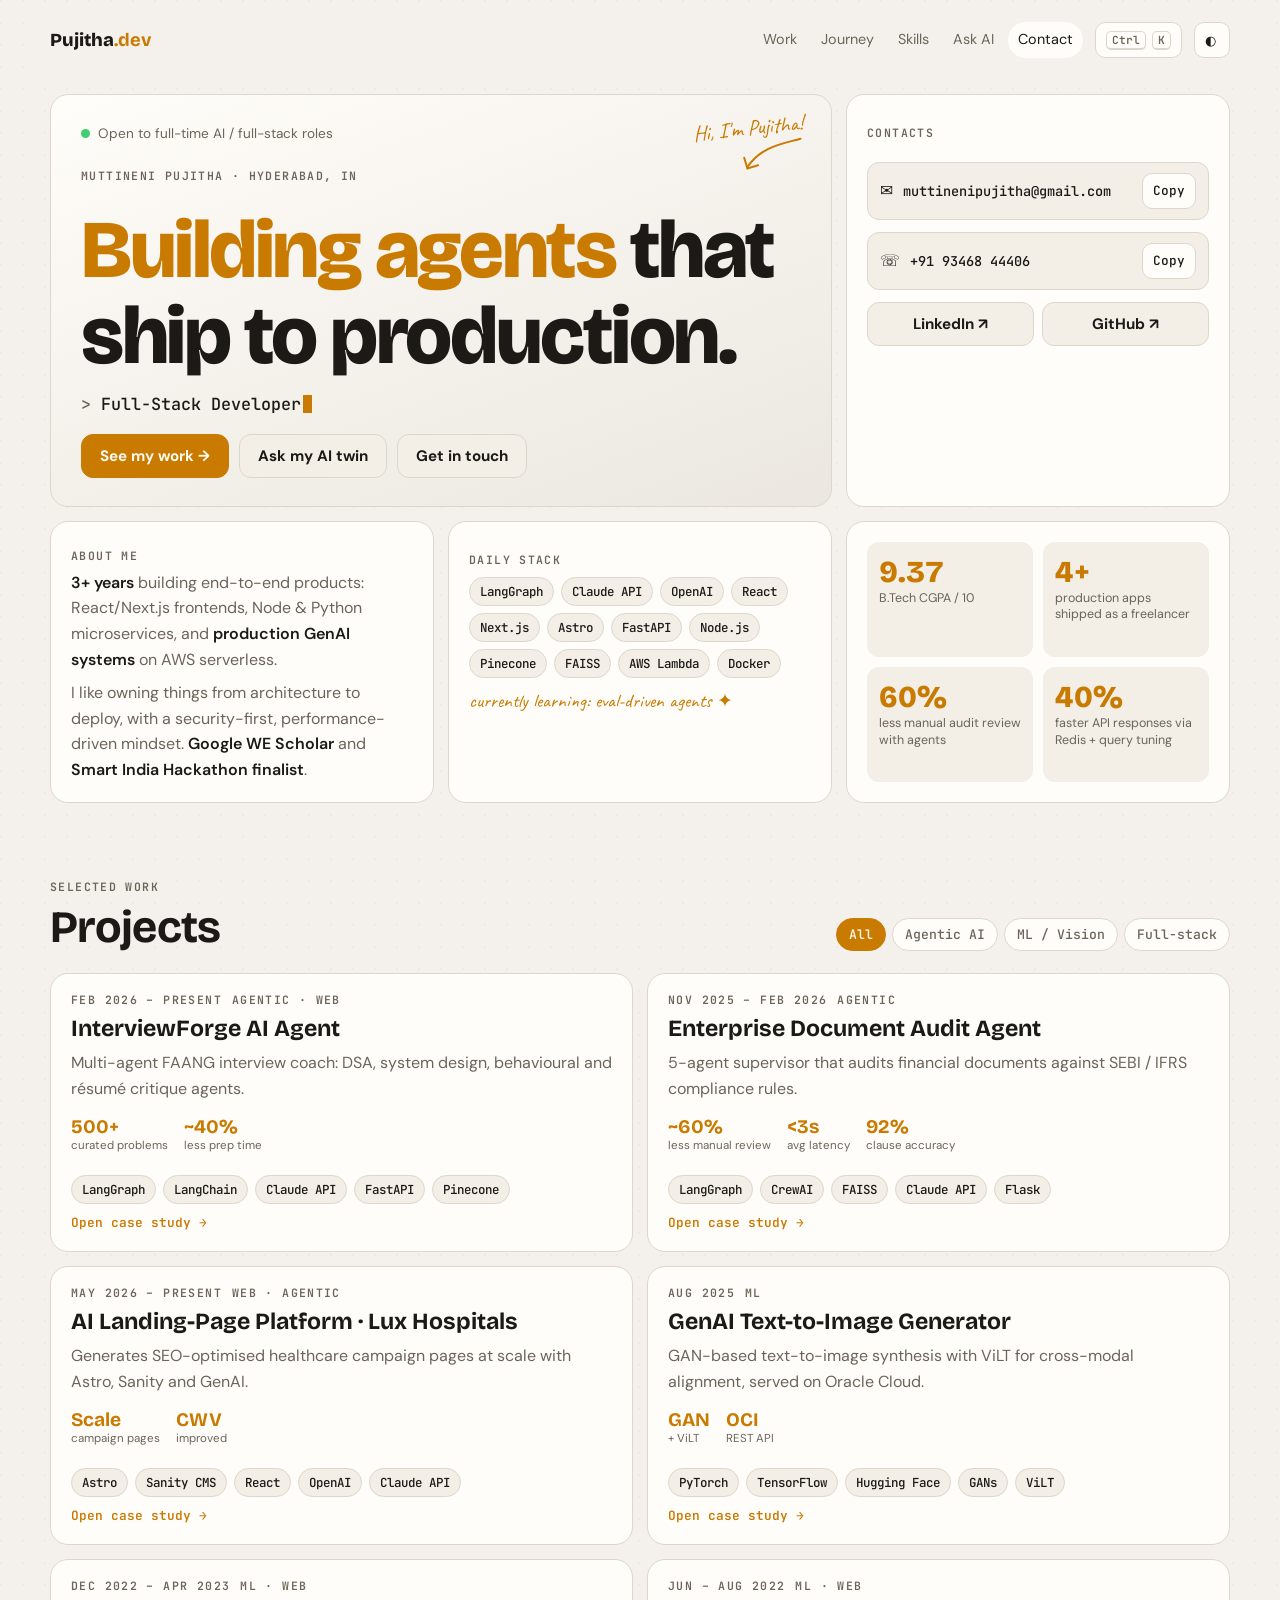
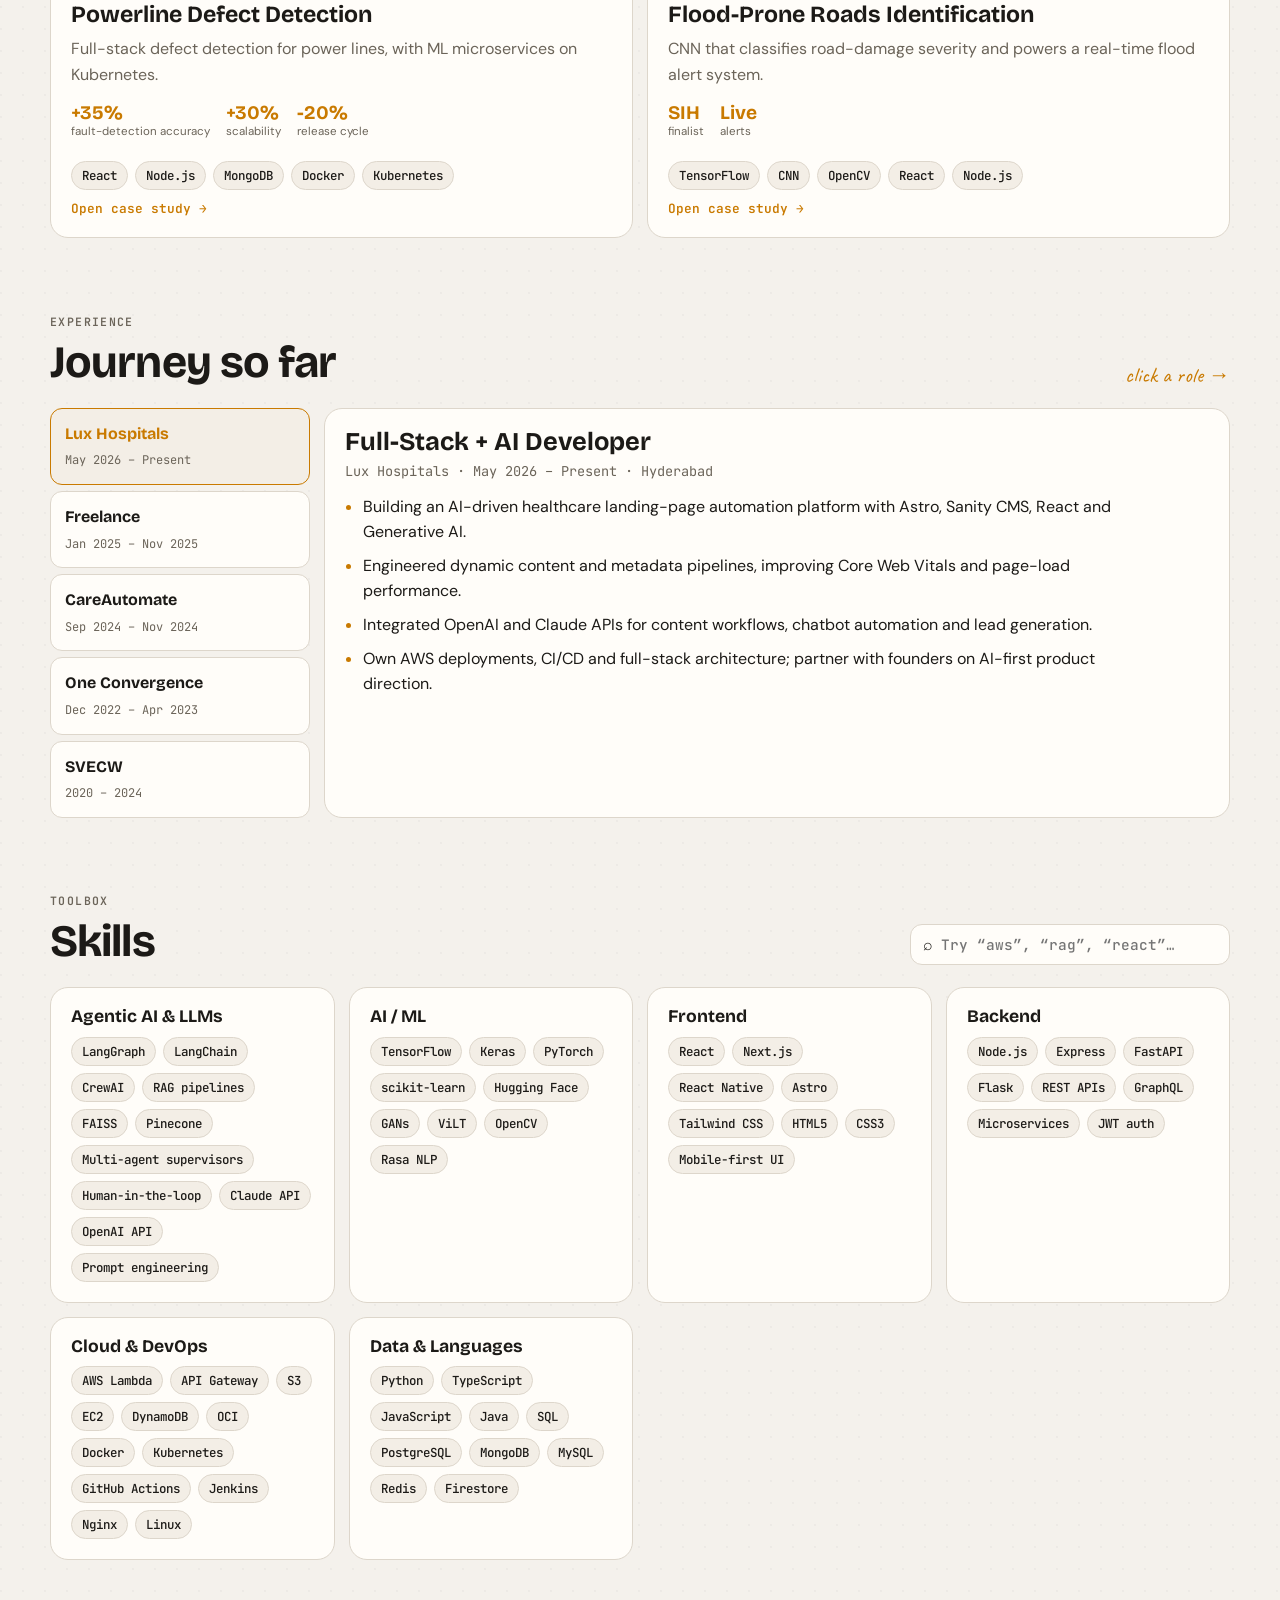
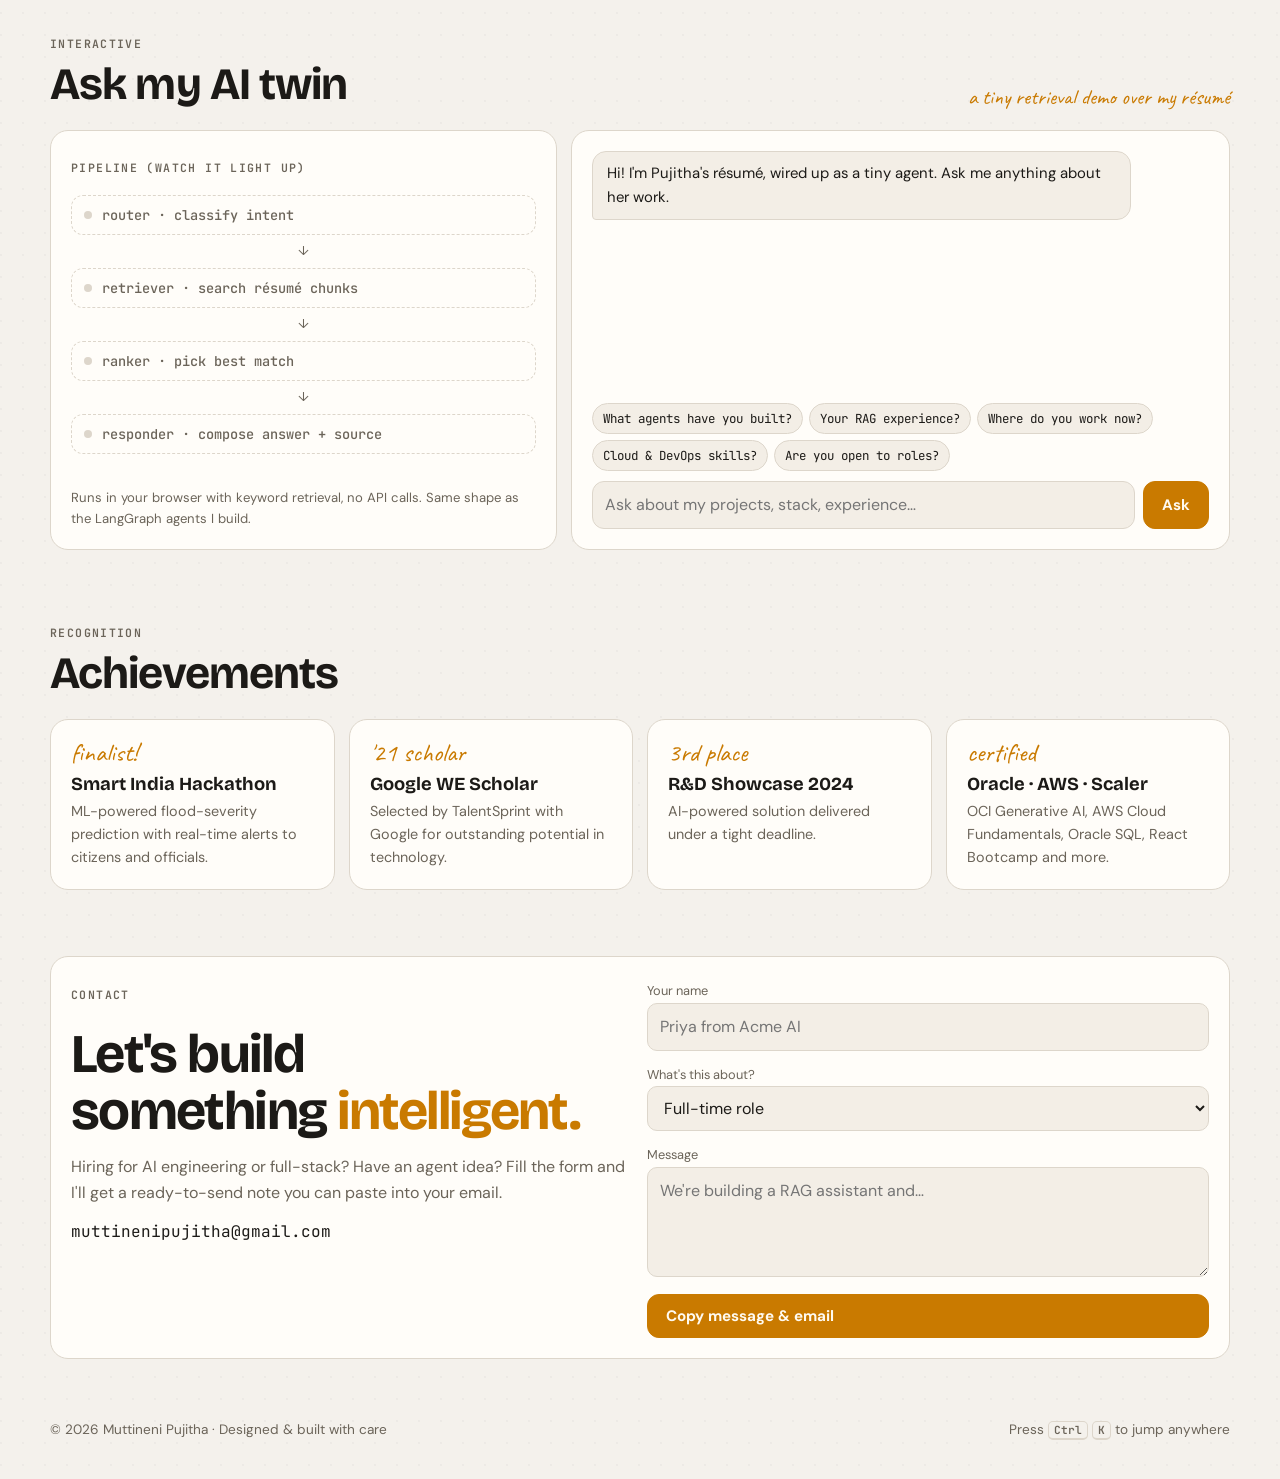
<file: index.html>
<!doctype html>
<html lang="en">
<head>
<meta charset="utf-8">
<meta name="viewport" content="width=device-width,initial-scale=1,viewport-fit=cover">
<title>Pujitha.dev</title>
<meta name="description" content="Muttineni Pujitha: full-stack developer and AI/ML engineer building multi-agent LLM systems, RAG pipelines and production web apps.">
<meta property="og:title" content="Pujitha.dev | Full-Stack & AI/ML Engineer">
<meta property="og:description" content="Multi-agent LLM systems, RAG pipelines and production web apps.">
<meta property="og:type" content="website">
<meta name="theme-color" content="#121110">
<link rel="icon" href="/favicon.svg" type="image/svg+xml">
<script>try{var t=localStorage.getItem('pj-theme');if(t)document.documentElement.dataset.theme=t}catch(e){}</script>
<link rel="preconnect" href="https://fonts.googleapis.com">
<link rel="stylesheet" href="https://fonts.googleapis.com/css2?family=Bricolage+Grotesque:opsz,wght@12..96,500;12..96,700;12..96,800&family=DM+Sans:opsz,wght@9..40,400;9..40,500;9..40,700&family=Caveat:wght@600&family=JetBrains+Mono:wght@400;600&display=swap">
<style>
/* Layout: bento-grid hero (dark, amber accent, hand-written annotations) → projects → journey → skills → AI agent → contact */
:root{
  --bg:#121110; --bg2:#1a1917; --card:#1f1e1b; --card2:#272522; --line:#34312c;
  --fg:#f3efe8; --muted:#a59f94; --accent:#f5a524; --accent-ink:#1a1206; --accent2:#7cc4b0;
  --grain:.06;
  --f-display:"Bricolage Grotesque", "Segoe UI", system-ui, sans-serif;
  --f-body:"DM Sans", system-ui, -apple-system, sans-serif;
  --f-hand:"Caveat", "Comic Sans MS", cursive;
  --f-mono:"JetBrains Mono", ui-monospace, Menlo, monospace;
  --r:18px;
  color-scheme:dark;
}
@media (prefers-color-scheme: light){:root:not([data-theme="dark"]){
  --bg:#f4f1ec; --bg2:#ebe7e0; --card:#fffdf9; --card2:#f3eee6; --line:#ddd6cb;
  --fg:#1c1a17; --muted:#6b6459; --accent:#c97a00; --accent-ink:#fffaf0; --accent2:#2f7d69; --grain:.03; color-scheme:light}}
:root[data-theme="light"]{
  --bg:#f4f1ec; --bg2:#ebe7e0; --card:#fffdf9; --card2:#f3eee6; --line:#ddd6cb;
  --fg:#1c1a17; --muted:#6b6459; --accent:#c97a00; --accent-ink:#fffaf0; --accent2:#2f7d69; --grain:.03; color-scheme:light}

*{box-sizing:border-box}
html{scroll-behavior:smooth}
body{background:var(--bg);color:var(--fg);font:16px/1.6 var(--f-body);
  padding-left:max(16px,env(safe-area-inset-left,0px));padding-right:max(16px,env(safe-area-inset-right,0px));
  background-image:radial-gradient(circle at 1px 1px, color-mix(in srgb,var(--fg) calc(var(--grain)*100%),transparent) 1px, transparent 0);
  background-size:22px 22px; overflow-x:hidden}
body::before{content:"";position:fixed;inset:0 0 auto;height:env(safe-area-inset-top,0px);z-index:10;background:var(--bg)}
a{color:inherit}
:focus-visible{outline:2px solid var(--accent);outline-offset:3px;border-radius:6px}
.wrap{max-width:1180px;margin:0 auto}
h1,h2,h3{font-family:var(--f-display);text-wrap:balance;margin:0;line-height:1.05}
.hand{font-family:var(--f-hand);color:var(--accent);font-size:1.35rem;line-height:1}
.mono{font-family:var(--f-mono)}
.label{font:600 .72rem/1 var(--f-mono);letter-spacing:.12em;text-transform:uppercase;color:var(--muted)}

/* nav */
nav.top{position:sticky;top:env(safe-area-inset-top,0px);z-index:20;padding-block:14px;
  background:color-mix(in srgb,var(--bg) 82%,transparent);backdrop-filter:blur(10px)}
nav.top .wrap{display:flex;align-items:center;gap:12px}
.brand{font:800 1.15rem var(--f-display);text-decoration:none;margin-right:auto}
.brand b{color:var(--accent)}
.navlinks{display:flex;gap:4px}
.navlinks a{font-size:.9rem;text-decoration:none;color:var(--muted);padding:6px 10px;border-radius:99px}
.navlinks a:hover,.navlinks a.on{color:var(--fg);background:var(--card)}
.iconbtn{border:1px solid var(--line);background:var(--card);color:var(--fg);height:36px;min-width:36px;padding:0 10px;border-radius:10px;cursor:pointer;font:500 .8rem var(--f-mono);display:inline-flex;align-items:center;gap:6px}
.iconbtn:hover{border-color:var(--accent)}
kbd{font:600 .7rem var(--f-mono);border:1px solid var(--line);border-bottom-width:2px;border-radius:5px;padding:1px 5px;color:var(--muted)}
@media (max-width:820px){.navlinks{display:none}}

/* bento */
.bento{display:grid;gap:14px;grid-template-columns:repeat(12,1fr);padding-block:22px 10px}
.card{position:relative;background:var(--card);border:1px solid var(--line);border-radius:var(--r);padding:20px;min-width:0;overflow:hidden;isolation:isolate}
.card::after{content:"";position:absolute;inset:0;z-index:-1;opacity:0;transition:opacity .3s;
  background:radial-gradient(260px circle at var(--mx,50%) var(--my,50%),color-mix(in srgb,var(--accent) 16%,transparent),transparent 70%)}
.card:hover::after{opacity:1}
.hero{grid-column:span 8;padding:28px 30px;display:flex;flex-direction:column;gap:14px;background:linear-gradient(160deg,var(--card),var(--bg2))}
.hero h1{font-size:clamp(2.6rem,6.4vw,5.2rem);font-weight:800;letter-spacing:-.03em;color:var(--accent)}
.hero h1 span{color:var(--fg)}
.role{font:500 1.05rem var(--f-mono);color:var(--muted);min-height:1.6em}
.role .typed{color:var(--fg)}
.caret{display:inline-block;width:.55em;height:1.1em;background:var(--accent);vertical-align:-3px;margin-left:2px;animation:blink 1s steps(1) infinite}
@keyframes blink{50%{opacity:0}}
.status{display:inline-flex;align-items:center;gap:8px;font-size:.85rem;color:var(--muted)}
.dot{width:9px;height:9px;border-radius:50%;background:#3ecf6e;box-shadow:0 0 0 0 #3ecf6e88;animation:pulse 2s infinite}
@keyframes pulse{70%{box-shadow:0 0 0 9px transparent}}
.annot{position:absolute;right:26px;top:22px;transform:rotate(-6deg);text-align:right}
.annot svg{display:block;margin:2px 0 0 auto}
.ctas{display:flex;gap:10px;flex-wrap:wrap;margin-top:auto}
.btn{display:inline-flex;align-items:center;gap:8px;padding:11px 18px;border-radius:12px;font:700 .95rem var(--f-body);text-decoration:none;cursor:pointer;border:1px solid var(--line);background:var(--card2);color:var(--fg);transition:transform .15s}
.btn:hover{transform:translateY(-2px)}
.btn.primary{background:var(--accent);color:var(--accent-ink);border-color:var(--accent)}

.contacts{grid-column:span 4;display:flex;flex-direction:column;gap:12px}
.contact-row{display:flex;align-items:center;gap:10px;padding:10px 12px;border:1px solid var(--line);border-radius:12px;background:var(--card2);min-width:0}
.contact-row .v{font:500 .85rem var(--f-mono);overflow:hidden;text-overflow:ellipsis;white-space:nowrap;flex:1;min-width:0}
.contact-row button{flex:none}

.about{grid-column:span 4}
.about p{margin:.5rem 0 0;color:var(--muted)}
.about p b{color:var(--fg);font-weight:600}
.stack{grid-column:span 4}
.chips{display:flex;flex-wrap:wrap;gap:7px;margin-top:12px}
.chip{font:500 .78rem var(--f-mono);padding:5px 10px;border-radius:99px;border:1px solid var(--line);background:var(--card2);color:var(--fg);cursor:default;transition:all .2s}
.chip:hover{border-color:var(--accent);color:var(--accent)}
.stats{grid-column:span 4;display:grid;grid-template-columns:1fr 1fr;gap:10px}
.stat{background:var(--card2);border-radius:12px;padding:12px}
.stat .n{font:800 1.9rem var(--f-display);color:var(--accent);font-variant-numeric:tabular-nums}
.stat .k{font-size:.78rem;color:var(--muted);line-height:1.3}
@media (max-width:980px){.hero,.contacts{grid-column:span 12}.about,.stack,.stats{grid-column:span 6}.stats{grid-column:span 12}}
@media (max-width:640px){.about,.stack{grid-column:span 12}.annot{display:none}.hero{padding:22px}}

/* sections */
section{padding-block:56px 10px;scroll-margin-top:70px}
.sec-head{display:flex;align-items:end;justify-content:space-between;gap:16px;flex-wrap:wrap;margin-bottom:22px}
.sec-head h2{font-size:clamp(1.9rem,4vw,2.8rem);letter-spacing:-.02em}
.filters{display:flex;gap:6px;flex-wrap:wrap}
.filters button{font:500 .82rem var(--f-mono);padding:7px 12px;border-radius:99px;border:1px solid var(--line);background:var(--card);color:var(--muted);cursor:pointer}
.filters button[aria-pressed="true"]{background:var(--accent);color:var(--accent-ink);border-color:var(--accent)}

.projects{display:grid;grid-template-columns:repeat(2,1fr);gap:14px}
@media (max-width:760px){.projects{grid-template-columns:1fr}}
.proj{cursor:pointer;display:flex;flex-direction:column;gap:10px;transition:transform .2s,border-color .2s;text-align:left;font:inherit;color:inherit}
.proj:hover{transform:translateY(-3px);border-color:color-mix(in srgb,var(--accent) 50%,var(--line))}
.proj .meta{display:flex;justify-content:space-between;gap:10px}
.proj h3{font-size:1.45rem}
.proj p{margin:0;color:var(--muted)}
.proj .impact{display:flex;gap:16px;flex-wrap:wrap;margin-top:4px}
.proj .impact div{font:700 1.2rem var(--f-display);color:var(--accent)}
.proj .impact small{display:block;font:400 .72rem var(--f-body);color:var(--muted)}
.proj .more{font:600 .8rem var(--f-mono);color:var(--accent);margin-top:auto}
.proj[hidden]{display:none!important}

/* timeline */
.journey{display:grid;grid-template-columns:260px 1fr;gap:14px}
@media (max-width:760px){.journey{grid-template-columns:1fr}}
.tabs{display:flex;flex-direction:column;gap:6px}
@media (max-width:760px){.tabs{flex-direction:row;overflow-x:auto;padding-bottom:4px}}
.tab{text-align:left;padding:12px 14px;border-radius:12px;border:1px solid var(--line);background:var(--card);color:var(--muted);cursor:pointer;font:inherit;flex:none}
.tab b{display:block;color:var(--fg);font-family:var(--f-display);font-size:1rem}
.tab small{font:.75rem var(--f-mono)}
.tab[aria-selected="true"]{border-color:var(--accent);background:var(--card2)}
.tab[aria-selected="true"] b{color:var(--accent)}
.panel h3{font-size:1.6rem}
.panel .sub{font:.85rem var(--f-mono);color:var(--muted);margin:6px 0 14px}
.panel ul{margin:0;padding-left:1.1rem;display:grid;gap:8px}
.panel li{max-width:72ch}
.panel li::marker{color:var(--accent)}

/* skills */
.skillgrid{display:grid;grid-template-columns:repeat(auto-fit,minmax(240px,1fr));gap:14px}
.skill h3{font-size:1.1rem;margin-bottom:10px}
.skill .chips{margin-top:0}
.skill .chip.hit{background:var(--accent);color:var(--accent-ink);border-color:var(--accent)}
.skill-search{display:flex;gap:8px;align-items:center;background:var(--card);border:1px solid var(--line);border-radius:12px;padding:0 12px;min-width:min(320px,100%)}
.skill-search input{flex:1;min-width:0;background:none;border:0;color:var(--fg);font:500 .9rem var(--f-mono);padding:10px 0;outline:none}

/* agent chat */
.agent{display:grid;grid-template-columns:1fr 1.3fr;gap:14px}
@media (max-width:860px){.agent{grid-template-columns:1fr}}
.graph{display:flex;flex-direction:column;gap:10px}
.node{display:flex;align-items:center;gap:10px;padding:10px 12px;border:1px dashed var(--line);border-radius:12px;font:500 .85rem var(--f-mono);transition:all .3s;color:var(--muted)}
.node.live{border-style:solid;border-color:var(--accent);color:var(--fg);background:color-mix(in srgb,var(--accent) 10%,transparent)}
.node i{width:8px;height:8px;border-radius:50%;background:var(--line);flex:none}
.node.live i{background:var(--accent)}
.arrow{text-align:center;color:var(--muted);font-size:.8rem;line-height:1}
.chat{display:flex;flex-direction:column;gap:10px;min-height:420px}
.log{flex:1;overflow-y:auto;display:flex;flex-direction:column;gap:10px;max-height:340px;padding-right:4px}
.msg{max-width:88%;padding:10px 14px;border-radius:14px;font-size:.93rem;white-space:pre-line}
.msg.bot{background:var(--card2);border:1px solid var(--line);align-self:flex-start;border-bottom-left-radius:4px}
.msg.me{background:var(--accent);color:var(--accent-ink);align-self:flex-end;border-bottom-right-radius:4px}
.msg .src{display:block;font:.7rem var(--f-mono);color:var(--muted);margin-top:6px}
.suggest{display:flex;gap:6px;flex-wrap:wrap}
.suggest button{font:.78rem var(--f-mono);padding:6px 10px;border-radius:99px;border:1px solid var(--line);background:var(--card2);color:var(--fg);cursor:pointer}
.suggest button:hover{border-color:var(--accent)}
.ask{display:flex;gap:8px}
.ask input{flex:1;min-width:0;background:var(--card2);border:1px solid var(--line);border-radius:12px;color:var(--fg);font:inherit;padding:10px 12px}

/* awards + contact */
.awards{display:grid;grid-template-columns:repeat(auto-fit,minmax(220px,1fr));gap:14px}
.award .hand{font-size:1.6rem}
.award h3{font-size:1.15rem;margin:6px 0}
.award p{margin:0;color:var(--muted);font-size:.9rem}
.contactbox{display:grid;grid-template-columns:1fr 1fr;gap:14px}
@media (max-width:760px){.contactbox{grid-template-columns:1fr}}
.contactbox h2{font-size:clamp(2rem,5vw,3.4rem);letter-spacing:-.03em}
.contactbox h2 em{font-style:normal;color:var(--accent)}
form{display:grid;gap:10px}
form label{font-size:.8rem;color:var(--muted)}
form input,form textarea,form select{width:100%;background:var(--card2);border:1px solid var(--line);border-radius:10px;color:var(--fg);font:inherit;padding:10px 12px}
form textarea{min-height:110px;resize:vertical}
.toast{position:fixed;left:50%;bottom:calc(20px + env(safe-area-inset-bottom,0px));transform:translate(-50%,30px);opacity:0;background:var(--fg);color:var(--bg);padding:10px 16px;border-radius:10px;font:600 .88rem var(--f-body);transition:all .3s;z-index:60;pointer-events:none}
.toast.show{opacity:1;transform:translate(-50%,0)}
footer{padding-block:50px 30px;color:var(--muted);font-size:.85rem;display:flex;justify-content:space-between;gap:10px;flex-wrap:wrap}

/* modal + palette */
dialog{border:1px solid var(--line);background:var(--card);color:var(--fg);border-radius:20px;padding:0;width:min(720px,calc(100vw - 32px));max-height:85vh}
dialog::backdrop{background:#000a;backdrop-filter:blur(4px)}
.dlg{padding:26px;display:grid;gap:14px}
.dlg h3{font-size:1.9rem}
.dlg .x{position:absolute;right:14px;top:14px}
.flow{display:flex;flex-wrap:wrap;gap:6px;align-items:center;font:.78rem var(--f-mono)}
.flow span{padding:6px 10px;border-radius:8px;background:var(--card2);border:1px solid var(--line)}
.flow em{color:var(--accent);font-style:normal}
.palette input{width:100%;background:none;border:0;border-bottom:1px solid var(--line);color:var(--fg);font:500 1rem var(--f-body);padding:18px 20px;outline:none}
.palette ul{list-style:none;margin:0;padding:8px;max-height:50vh;overflow:auto}
.palette li{padding:10px 12px;border-radius:10px;cursor:pointer;display:flex;justify-content:space-between;gap:8px}
.palette li.sel{background:var(--card2);color:var(--accent)}
.palette li small{color:var(--muted);font-family:var(--f-mono)}

.cursor{position:fixed;left:0;top:0;width:28px;height:28px;border:1.5px solid var(--accent);border-radius:50%;pointer-events:none;z-index:70;transform:translate(-50%,-50%);transition:width .2s,height .2s,background .2s;mix-blend-mode:normal;opacity:0}
.cursor.big{width:52px;height:52px;background:color-mix(in srgb,var(--accent) 15%,transparent)}
@media (hover:none){.cursor{display:none}}
.progress{position:fixed;left:0;top:0;height:3px;background:var(--accent);z-index:30;width:0}
.reveal{transition:opacity .6s, transform .6s}
.reveal.pre{opacity:.25;transform:translateY(14px)}
@media (prefers-reduced-motion:reduce){*{animation:none!important;transition:none!important;scroll-behavior:auto!important}.cursor{display:none}.reveal.pre{opacity:1;transform:none}}
</style>
</head>
<body>

<div class="progress" id="progress"></div>
<div class="cursor" id="cursor"></div>

<nav class="top">
  <div class="wrap">
    <a href="#home" class="brand">Pujitha<b>.dev</b></a>
    <div class="navlinks">
      <a href="#work">Work</a><a href="#journey">Journey</a><a href="#skills">Skills</a><a href="#agent">Ask AI</a><a href="#contact">Contact</a>
    </div>
    <button class="iconbtn" id="openPalette" aria-label="Open command menu"><kbd>Ctrl</kbd><kbd>K</kbd></button>
    <button class="iconbtn" id="themeBtn" aria-label="Toggle light and dark theme">◐</button>
  </div>
</nav>

<main class="wrap" id="home">
  <div class="bento">
    <div class="card hero">
      <div class="status"><span class="dot"></span>Open to full-time AI / full-stack roles</div>
      <div class="annot hand">Hi, I'm Pujitha!
        <svg width="70" height="34" viewBox="0 0 70 34" fill="none"><path d="M66 3 C 50 6, 26 6, 10 26" stroke="currentColor" stroke-width="2" stroke-linecap="round"/><path d="M8 16 L10 27 L21 25" stroke="currentColor" stroke-width="2" stroke-linecap="round"/></svg>
      </div>
      <p class="label">Muttineni Pujitha · Hyderabad, IN</p>
      <h1>Building agents <span>that ship to production.</span></h1>
      <div class="role">&gt; <span class="typed" id="typed"></span><span class="caret"></span></div>
      <div class="ctas">
        <a class="btn primary" href="#work">See my work →</a>
        <a class="btn" href="#agent">Ask my AI twin</a>
        <a class="btn" href="#contact">Get in touch</a>
      </div>
    </div>

    <div class="card contacts">
      <p class="label">Contacts</p>
      <div class="contact-row"><span>✉</span><span class="v" id="emailTxt">muttinenipujitha@gmail.com</span><button class="iconbtn" data-copy="muttinenipujitha@gmail.com" data-msg="Email copied">Copy</button></div>
      <div class="contact-row"><span>☏</span><span class="v">+91 93468 44406</span><button class="iconbtn" data-copy="+919346844406" data-msg="Phone number copied">Copy</button></div>
      <div style="display:flex;gap:8px">
        <a class="btn" style="flex:1;justify-content:center" href="https://www.linkedin.com/in/pujithamuttineni/" target="_blank" rel="noopener" id="lnLink">LinkedIn ↗</a>
        <a class="btn" style="flex:1;justify-content:center" href="https://github.com/muttinenipujitha" target="_blank" rel="noopener" id="ghLink">GitHub ↗</a>
      </div>
    </div>

    <div class="card about">
      <p class="label">About me</p>
      <p><b>3+ years</b> building end-to-end products: React/Next.js frontends, Node &amp; Python microservices, and <b>production GenAI systems</b> on AWS serverless.</p>
      <p>I like owning things from architecture to deploy, with a security-first, performance-driven mindset. <b>Google WE Scholar</b> and <b>Smart India Hackathon finalist</b>.</p>
    </div>

    <div class="card stack">
      <p class="label">Daily stack</p>
      <div class="chips">
        <span class="chip">LangGraph</span><span class="chip">Claude API</span><span class="chip">OpenAI</span><span class="chip">React</span><span class="chip">Next.js</span><span class="chip">Astro</span><span class="chip">FastAPI</span><span class="chip">Node.js</span><span class="chip">Pinecone</span><span class="chip">FAISS</span><span class="chip">AWS Lambda</span><span class="chip">Docker</span>
      </div>
      <p class="hand" style="margin:14px 0 0;font-size:1.2rem">currently learning: eval-driven agents ✦</p>
    </div>

    <div class="card stats">
      <div class="stat"><div class="n" data-count="9.37" data-dec="2">0</div><div class="k">B.Tech CGPA / 10</div></div>
      <div class="stat"><div class="n" data-count="4" data-suf="+">0</div><div class="k">production apps shipped as a freelancer</div></div>
      <div class="stat"><div class="n" data-count="60" data-suf="%">0</div><div class="k">less manual audit review with agents</div></div>
      <div class="stat"><div class="n" data-count="40" data-suf="%">0</div><div class="k">faster API responses via Redis + query tuning</div></div>
    </div>
  </div>

  <section id="work" class="reveal">
    <div class="sec-head">
      <div><p class="label">Selected work</p><h2>Projects</h2></div>
      <div class="filters" id="filters" role="group" aria-label="Filter projects">
        <button aria-pressed="true" data-f="all">All</button>
        <button aria-pressed="false" data-f="agents">Agentic AI</button>
        <button aria-pressed="false" data-f="ml">ML / Vision</button>
        <button aria-pressed="false" data-f="web">Full-stack</button>
      </div>
    </div>
    <div class="projects" id="projects"></div>
  </section>

  <section id="journey" class="reveal">
    <div class="sec-head"><div><p class="label">Experience</p><h2>Journey so far</h2></div><span class="hand">click a role →</span></div>
    <div class="journey">
      <div class="tabs" role="tablist" id="tabs"></div>
      <div class="card panel" role="tabpanel" id="panel"></div>
    </div>
  </section>

  <section id="skills" class="reveal">
    <div class="sec-head">
      <div><p class="label">Toolbox</p><h2>Skills</h2></div>
      <label class="skill-search"><span aria-hidden="true">⌕</span><input id="skillQ" placeholder="Try “aws”, “rag”, “react”…" aria-label="Search skills"></label>
    </div>
    <div class="skillgrid" id="skillgrid"></div>
  </section>

  <section id="agent" class="reveal">
    <div class="sec-head">
      <div><p class="label">Interactive</p><h2>Ask my AI twin</h2></div>
      <span class="hand">a tiny retrieval demo over my résumé</span>
    </div>
    <div class="agent">
      <div class="card graph" aria-label="Agent pipeline">
        <p class="label">Pipeline (watch it light up)</p>
        <div class="node" id="n1"><i></i>router · classify intent</div>
        <div class="arrow">↓</div>
        <div class="node" id="n2"><i></i>retriever · search résumé chunks</div>
        <div class="arrow">↓</div>
        <div class="node" id="n3"><i></i>ranker · pick best match</div>
        <div class="arrow">↓</div>
        <div class="node" id="n4"><i></i>responder · compose answer + source</div>
        <p style="color:var(--muted);font-size:.82rem;margin:auto 0 0">Runs in your browser with keyword retrieval, no API calls. Same shape as the LangGraph agents I build.</p>
      </div>
      <div class="card chat">
        <div class="log" id="log" aria-live="polite"></div>
        <div class="suggest" id="suggest"></div>
        <form class="ask" id="askForm">
          <input id="askQ" placeholder="Ask about my projects, stack, experience…" aria-label="Ask a question" autocomplete="off">
          <button class="btn primary" type="submit">Ask</button>
        </form>
      </div>
    </div>
  </section>

  <section id="awards" class="reveal">
    <div class="sec-head"><div><p class="label">Recognition</p><h2>Achievements</h2></div></div>
    <div class="awards">
      <div class="card award"><span class="hand">finalist!</span><h3>Smart India Hackathon</h3><p>ML-powered flood-severity prediction with real-time alerts to citizens and officials.</p></div>
      <div class="card award"><span class="hand">'21 scholar</span><h3>Google WE Scholar</h3><p>Selected by TalentSprint with Google for outstanding potential in technology.</p></div>
      <div class="card award"><span class="hand">3rd place</span><h3>R&amp;D Showcase 2024</h3><p>AI-powered solution delivered under a tight deadline.</p></div>
      <div class="card award"><span class="hand">certified</span><h3>Oracle · AWS · Scaler</h3><p>OCI Generative AI, AWS Cloud Fundamentals, Oracle SQL, React Bootcamp and more.</p></div>
    </div>
  </section>

  <section id="contact" class="reveal">
    <div class="card contactbox">
      <div style="display:flex;flex-direction:column;gap:14px">
        <p class="label">Contact</p>
        <h2>Let's build something <em>intelligent.</em></h2>
        <p style="color:var(--muted);margin:0">Hiring for AI engineering or full-stack? Have an agent idea? Fill the form and I'll get a ready-to-send note you can paste into your email.</p>
        <p class="mono" style="margin:0">muttinenipujitha@gmail.com</p>
      </div>
      <form id="contactForm">
        <div><label for="cName">Your name</label><input id="cName" required placeholder="Priya from Acme AI"></div>
        <div><label for="cType">What's this about?</label>
          <select id="cType"><option>Full-time role</option><option>Freelance project</option><option>Collaboration</option><option>Just saying hi</option></select></div>
        <div><label for="cMsg">Message</label><textarea id="cMsg" required placeholder="We're building a RAG assistant and…"></textarea></div>
        <button class="btn primary" type="submit">Copy message &amp; email</button>
      </form>
    </div>
  </section>

  <footer>
    <span>© 2026 Muttineni Pujitha · Designed &amp; built with care</span>
    <span>Press <kbd>Ctrl</kbd> <kbd>K</kbd> to jump anywhere</span>
  </footer>
</main>

<dialog id="projDlg"><div class="dlg" id="projBody"></div></dialog>
<dialog id="palDlg" class="palette"><input id="palQ" placeholder="Jump to section, project or action…" aria-label="Command search"><ul id="palList"></ul></dialog>
<div class="toast" id="toast"></div>

<script>
const $=s=>document.querySelector(s), $$=s=>[...document.querySelectorAll(s)];
const reduce=matchMedia('(prefers-reduced-motion: reduce)').matches;

/* ---------- data ---------- */
const projects=[
 {id:'interviewforge',t:'InterviewForge AI Agent',when:'Feb 2026 – Present',cat:['agents','web'],
  blurb:'Multi-agent FAANG interview coach: DSA, system design, behavioural and résumé critique agents.',
  stack:['LangGraph','LangChain','Claude API','FastAPI','Pinecone','React','AWS Lambda'],
  impact:[['500+','curated problems'],['~40%','less prep time']],
  flow:['User session','Supervisor','DSA · Design · Behavioural · Résumé agents','Pinecone RAG','Claude','Adaptive difficulty','React dashboard'],
  points:['Supervisor routes each turn to specialised agents for DSA coaching, system-design feedback, behavioural simulation and résumé critique.','Agentic RAG over 500+ role-specific questions from Google, Meta, Amazon, Apple and Netflix.','Adaptive difficulty profiles performance and adjusts complexity, cutting prep time by ~40% in self-evaluation benchmarks.','FastAPI microservices on AWS Lambda with a React dashboard for progress, mock sessions and AI feedback reports.']},
 {id:'audit',t:'Enterprise Document Audit Agent',when:'Nov 2025 – Feb 2026',cat:['agents'],
  blurb:'5-agent supervisor that audits financial documents against SEBI / IFRS compliance rules.',
  stack:['LangGraph','CrewAI','FAISS','Claude API','Flask','AWS Lambda','Docker'],
  impact:[['~60%','less manual review'],['<3s','avg latency'],['92%','clause accuracy']],
  flow:['Upload docs','Supervisor','Extractor · Rule-checker · Cross-ref · Risk · Reporter','FAISS RAG','Human approval gate','Audit report'],
  points:['Five-agent LangGraph supervisor audits financial documents against SEBI/IFRS rules autonomously.','FAISS + Claude agentic RAG for cross-document reasoning, with human-in-the-loop approval gates.','Shipped as a REST API on Lambda + API Gateway in Docker: <3s average latency, 92% clause-extraction accuracy.']},
 {id:'lux',t:'AI Landing-Page Platform · Lux Hospitals',when:'May 2026 – Present',cat:['web','agents'],
  blurb:'Generates SEO-optimised healthcare campaign pages at scale with Astro, Sanity and GenAI.',
  stack:['Astro','Sanity CMS','React','OpenAI','Claude API','AWS','CI/CD'],
  impact:[['Scale','campaign pages'],['CWV','improved']],
  flow:['Campaign brief','LLM content gen','Metadata automation','Sanity CMS','Astro build','AWS deploy'],
  points:['Dynamic content generation and metadata automation pipelines that improved Core Web Vitals.','OpenAI and Claude APIs for content workflows, chatbot automation and lead generation.','Owns AWS deployments, CI/CD and platform architecture, working directly with the founders.']},
 {id:'t2i',t:'GenAI Text-to-Image Generator',when:'Aug 2025',cat:['ml'],
  blurb:'GAN-based text-to-image synthesis with ViLT for cross-modal alignment, served on Oracle Cloud.',
  stack:['PyTorch','TensorFlow','Hugging Face','GANs','ViLT','OCI'],
  impact:[['GAN','+ ViLT'],['OCI','REST API']],
  flow:['Prompt','Text encoder','Generator','Discriminator','ViLT alignment','OCI endpoint'],
  points:['End-to-end text-to-image pipeline using GANs trained on OCI-hosted datasets.','Fine-tuned Vision-Language Transformers (ViLT) for accurate cross-modal alignment.','Deployed as REST APIs on OCI with model optimisation to cut inference latency.']},
 {id:'powerline',t:'Powerline Defect Detection',when:'Dec 2022 – Apr 2023',cat:['ml','web'],
  blurb:'Full-stack defect detection for power lines, with ML microservices on Kubernetes.',
  stack:['React','Node.js','MongoDB','Docker','Kubernetes','Jenkins','AWS'],
  impact:[['+35%','fault-detection accuracy'],['+30%','scalability'],['-20%','release cycle']],
  flow:['Drone images','ML service','Node API','MongoDB','React console'],
  points:['Built at One Convergence: React + Node + MongoDB system that improved fault-detection accuracy by 35%.','Containerised ML microservices orchestrated with Kubernetes on AWS.','Jenkins CI/CD pipelines cut Agile release cycles by 20%.']},
 {id:'flood',t:'Flood-Prone Roads Identification',when:'Jun – Aug 2022',cat:['ml','web'],
  blurb:'CNN that classifies road-damage severity and powers a real-time flood alert system.',
  stack:['TensorFlow','CNN','OpenCV','React','Node.js','MongoDB'],
  impact:[['SIH','finalist'],['Live','alerts']],
  flow:['Road imagery','OpenCV preprocessing','CNN severity model','Alert engine','Citizens + officials'],
  points:['Designed and trained a CNN with TensorFlow and OpenCV for road-damage severity classification.','Deployed as a real-time full-stack alert system.','Smart India Hackathon finalist for the flood-prediction solution with automated emergency alerts.']}
];
const jobs=[
 {co:'Lux Hospitals',role:'Full-Stack + AI Developer',when:'May 2026 – Present',where:'Hyderabad',pts:['Building an AI-driven healthcare landing-page automation platform with Astro, Sanity CMS, React and Generative AI.','Engineered dynamic content and metadata pipelines, improving Core Web Vitals and page-load performance.','Integrated OpenAI and Claude APIs for content workflows, chatbot automation and lead generation.','Own AWS deployments, CI/CD and full-stack architecture; partner with founders on AI-first product direction.']},
 {co:'Freelance',role:'Full-Stack Developer & AI/ML Engineer',when:'Jan 2025 – Nov 2025',where:'Remote',pts:['Shipped 4+ production web apps (React/Next.js + Node/Python), owning design through AWS deployment.','Built multi-agent systems with LangGraph and CrewAI, plus agentic RAG with FAISS and Pinecone.','Serverless microservices on Lambda + API Gateway; GitHub Actions CI/CD; Docker; Jest/PyTest coverage.','PostgreSQL/MongoDB tuning and Redis caching cut API response times by ~40%.','40+ hours of hands-on OCI Generative AI: deployment, prompting, serverless inference.']},
 {co:'CareAutomate',role:'Full-Stack Developer Intern',when:'Sep 2024 – Nov 2024',where:'USA · Remote',pts:['Modular, mobile-responsive React interfaces for the app, website and marketing site serving US housing-market users.','Secured Node/Express REST APIs on MongoDB with JWT auth, validation and input sanitisation.','Worked with backend and ML teams on API schemas and data contracts for model-integrated features.']},
 {co:'One Convergence',role:'Frontend Developer Intern',when:'Dec 2022 – Apr 2023',where:'Hyderabad',pts:['Delivered a full-stack Powerline Defect Detection system: +35% detection accuracy, +30% scalability.','Containerised ML microservices with Docker and Kubernetes on AWS; Jenkins CI/CD cut release cycles 20%.']},
 {co:'SVECW',role:'B.Tech, Information Technology',when:'2020 – 2024',where:'Bhimavaram',pts:['CGPA 9.37 / 10.','Google WE Scholar 2021, Smart India Hackathon finalist, 3rd place at R&D Showcase 2024.']}
];
const skills={
 'Agentic AI & LLMs':['LangGraph','LangChain','CrewAI','RAG pipelines','FAISS','Pinecone','Multi-agent supervisors','Human-in-the-loop','Claude API','OpenAI API','Prompt engineering'],
 'AI / ML':['TensorFlow','Keras','PyTorch','scikit-learn','Hugging Face','GANs','ViLT','OpenCV','Rasa NLP'],
 'Frontend':['React','Next.js','React Native','Astro','Tailwind CSS','HTML5','CSS3','Mobile-first UI'],
 'Backend':['Node.js','Express','FastAPI','Flask','REST APIs','GraphQL','Microservices','JWT auth'],
 'Cloud & DevOps':['AWS Lambda','API Gateway','S3','EC2','DynamoDB','OCI','Docker','Kubernetes','GitHub Actions','Jenkins','Nginx','Linux'],
 'Data & Languages':['Python','TypeScript','JavaScript','Java','SQL','PostgreSQL','MongoDB','MySQL','Redis','Firestore']
};

/* ---------- typed role ---------- */
const roles=['Full-Stack Developer','AI/ML Engineer','Agentic AI builder','LangGraph + RAG specialist','Cloud deployment owner'];
(function type(){let r=0,i=0,del=false;const el=$('#typed');
 if(reduce){el.textContent=roles[0];return}
 (function tick(){const w=roles[r];el.textContent=w.slice(0,i);
  if(!del&&i<w.length)i++;else if(!del){del=true;return setTimeout(tick,1500)}
  else if(i>0)i--;else{del=false;r=(r+1)%roles.length}
  setTimeout(tick,del?35:70)})()})();

/* ---------- counters ---------- */
function counters(){$$('[data-count]').forEach(el=>{const end=+el.dataset.count,dec=+(el.dataset.dec||0),suf=el.dataset.suf||'';
 if(reduce){el.textContent=end.toFixed(dec)+suf;return}let s=null;
 const step=ts=>{s??=ts;const p=Math.min((ts-s)/1200,1),e=1-Math.pow(1-p,3);el.textContent=(end*e).toFixed(dec)+suf;if(p<1)requestAnimationFrame(step)};
 requestAnimationFrame(step)})}
counters();

/* ---------- projects ---------- */
const pg=$('#projects');
projects.forEach(p=>{const b=document.createElement('button');b.className='card proj';b.dataset.cat=p.cat.join(' ');b.dataset.id=p.id;
 b.innerHTML=`<div class="meta"><span class="label">${p.when}</span><span class="label">${p.cat.map(c=>({agents:'Agentic',ml:'ML',web:'Web'})[c]).join(' · ')}</span></div>
 <h3>${p.t}</h3><p>${p.blurb}</p>
 <div class="impact">${p.impact.map(([v,k])=>`<div>${v}<small>${k}</small></div>`).join('')}</div>
 <div class="chips">${p.stack.slice(0,5).map(s=>`<span class="chip">${s}</span>`).join('')}</div>
 <span class="more">Open case study →</span>`;
 b.onclick=()=>openProject(p.id);pg.appendChild(b)});
$('#filters').onclick=e=>{const f=e.target.dataset.f;if(!f)return;
 $$('#filters button').forEach(b=>b.setAttribute('aria-pressed',b===e.target));
 $$('.proj').forEach(c=>c.hidden=!(f==='all'||c.dataset.cat.includes(f)))};
function openProject(id){const p=projects.find(x=>x.id===id);
 $('#projBody').innerHTML=`<button class="iconbtn x" onclick="projDlg.close()" aria-label="Close">✕</button>
 <span class="label">${p.when}</span><h3>${p.t}</h3><p style="margin:0;color:var(--muted)">${p.blurb}</p>
 <div class="impact" style="display:flex;gap:22px;flex-wrap:wrap">${p.impact.map(([v,k])=>`<div style="font:800 1.6rem var(--f-display);color:var(--accent)">${v}<small style="display:block;font:400 .75rem var(--f-body);color:var(--muted)">${k}</small></div>`).join('')}</div>
 <p class="label" style="margin:0">How it flows</p>
 <div class="flow">${p.flow.map(s=>`<span>${s}</span>`).join('<em>→</em>')}</div>
 <p class="label" style="margin:0">What I did</p>
 <ul style="margin:0;padding-left:1.1rem;display:grid;gap:6px">${p.points.map(x=>`<li>${x}</li>`).join('')}</ul>
 <div class="chips">${p.stack.map(s=>`<span class="chip">${s}</span>`).join('')}</div>`;
 projDlg.showModal()}
$$('dialog').forEach(d=>d.addEventListener('click',e=>{if(e.target===d)d.close()}));

/* ---------- journey tabs ---------- */
const tabs=$('#tabs');
function showJob(i){$$('.tab').forEach((t,j)=>t.setAttribute('aria-selected',i===j));const j=jobs[i];
 $('#panel').innerHTML=`<h3>${j.role}</h3><div class="sub">${j.co} · ${j.when} · ${j.where}</div><ul>${j.pts.map(p=>`<li>${p}</li>`).join('')}</ul>`}
jobs.forEach((j,i)=>{const b=document.createElement('button');b.className='tab';b.role='tab';b.innerHTML=`<b>${j.co}</b><small>${j.when}</small>`;b.onclick=()=>showJob(i);tabs.appendChild(b)});
showJob(0);
tabs.addEventListener('keydown',e=>{const all=$$('.tab'),i=all.indexOf(document.activeElement);if(i<0)return;
 if(['ArrowDown','ArrowRight'].includes(e.key)){all[(i+1)%all.length].focus();all[(i+1)%all.length].click();e.preventDefault()}
 if(['ArrowUp','ArrowLeft'].includes(e.key)){const n=(i-1+all.length)%all.length;all[n].focus();all[n].click();e.preventDefault()}});

/* ---------- skills ---------- */
const sg=$('#skillgrid');
Object.entries(skills).forEach(([k,v])=>{const c=document.createElement('div');c.className='card skill';
 c.innerHTML=`<h3>${k}</h3><div class="chips">${v.map(s=>`<span class="chip">${s}</span>`).join('')}</div>`;sg.appendChild(c)});
$('#skillQ').addEventListener('input',e=>{const q=e.target.value.trim().toLowerCase();
 $$('.skill').forEach(card=>{let any=false;card.querySelectorAll('.chip').forEach(ch=>{const hit=q&&ch.textContent.toLowerCase().includes(q);ch.classList.toggle('hit',!!hit);any=any||hit});
  card.style.opacity=!q||any?1:.35})});

/* ---------- AI twin (keyword retrieval) ---------- */
const kb=[
 {k:['agent','langgraph','multi','crewai','supervisor','agentic'],a:'I design multi-agent systems in LangGraph and CrewAI. Highlights: a 5-agent supervisor that audits financial docs against SEBI/IFRS (~60% less manual review), and InterviewForge, a multi-agent FAANG interview coach.',s:'Projects'},
 {k:['rag','vector','pinecone','faiss','retrieval','embedding'],a:'I build agentic RAG with FAISS and Pinecone plus the Claude API. InterviewForge retrieves from 500+ curated questions; the Audit Agent reasons across documents with human-in-the-loop approval gates.',s:'Projects'},
 {k:['experience','work','job','current','lux','company','years'],a:'3+ years total. Right now I\'m the Full-Stack + AI Developer at Lux Hospitals (since May 2026). Before that: freelance full-stack/AI (2025), CareAutomate (US remote intern) and One Convergence.',s:'Experience'},
 {k:['aws','cloud','deploy','lambda','docker','kubernetes','devops','ci','oci'],a:'I own deployments end-to-end: AWS Lambda, API Gateway, S3, EC2, DynamoDB, Docker, Kubernetes, GitHub Actions and Jenkins. I also have 40+ hours with OCI Generative AI.',s:'Skills'},
 {k:['frontend','react','next','ui','astro','tailwind'],a:'React, Next.js, Astro, React Native and Tailwind. I care about mobile-first UI and Core Web Vitals; at Lux Hospitals my pipelines improved page-load performance.',s:'Skills'},
 {k:['backend','node','fastapi','flask','api','database','postgres','redis','mongo'],a:'Node/Express and Python (FastAPI, Flask) microservices, REST and GraphQL. Schema and query tuning on PostgreSQL/MongoDB with Redis caching cut API latency by ~40%.',s:'Experience'},
 {k:['ml','gan','vision','cnn','tensorflow','pytorch','image','model'],a:'On the ML side: a GAN + ViLT text-to-image generator on OCI, a CNN for flood-road damage severity (SIH finalist), and the Powerline Defect Detection system (+35% accuracy).',s:'Projects'},
 {k:['education','college','cgpa','degree','study','btech'],a:'B.Tech in Information Technology at Shri Vishnu Engineering College for Women, Bhimavaram (2020–2024), CGPA 9.37/10.',s:'Education'},
 {k:['award','achievement','hackathon','google','scholar','certif'],a:'Smart India Hackathon finalist, Google WE Scholar \'21, 3rd place at R&D Showcase 2024, plus Oracle (GenAI & OCI, SQL), AWS Cloud Fundamentals and Scaler React certifications.',s:'Achievements'},
 {k:['hire','contact','available','email','reach','why'],a:'Yes, I\'m open to full-time AI engineering and full-stack roles. Email muttinenipujitha@gmail.com or use the contact form below. Why me: I ship agents to production, not just notebooks.',s:'Contact'}
];
const sugg=['What agents have you built?','Your RAG experience?','Where do you work now?','Cloud & DevOps skills?','Are you open to roles?'];
const log=$('#log');
function msg(t,who,src){const d=document.createElement('div');d.className='msg '+who;d.textContent=t;if(src){const s=document.createElement('span');s.className='src';s.textContent='source: résumé › '+src;d.appendChild(s)}log.appendChild(d);log.scrollTop=log.scrollHeight}
msg('Hi! I\'m Pujitha\'s résumé, wired up as a tiny agent. Ask me anything about her work.','bot');
sugg.forEach(s=>{const b=document.createElement('button');b.type='button';b.textContent=s;b.onclick=()=>ask(s);$('#suggest').appendChild(b)});
let busy=false;
async function ask(q){if(busy||!q.trim())return;busy=true;msg(q,'me');
 const w=q.toLowerCase().split(/\W+/);let best=null,score=0;
 kb.forEach(e=>{const sc=e.k.reduce((n,k)=>n+(w.some(x=>x&&(x.startsWith(k)||k.startsWith(x)&&x.length>2))?1:0),0);if(sc>score){score=sc;best=e}});
 const nodes=['#n1','#n2','#n3','#n4'];
 for(const n of nodes){$(n).classList.add('live');await new Promise(r=>setTimeout(r,reduce?0:280))}
 msg(best?best.a:'I didn\'t find that in my résumé. Try asking about agents, RAG, cloud, frontend, ML, education or how to reach me.','bot',best&&best.s);
 setTimeout(()=>nodes.forEach(n=>$(n).classList.remove('live')),600);busy=false}
$('#askForm').onsubmit=e=>{e.preventDefault();const q=$('#askQ').value;$('#askQ').value='';ask(q)};

/* ---------- copy + toast ---------- */
function toast(t){const el=$('#toast');el.textContent=t;el.classList.add('show');clearTimeout(el._t);el._t=setTimeout(()=>el.classList.remove('show'),2000)}
async function copy(txt,okMsg){try{await navigator.clipboard.writeText(txt);toast(okMsg)}catch{toast('Copy blocked here. Select the text manually: '+txt.slice(0,40))}}
$$('[data-copy]').forEach(b=>b.onclick=()=>copy(b.dataset.copy,b.dataset.msg));
$('#contactForm').onsubmit=e=>{e.preventDefault();
 const body=`Hi Pujitha,\n\n${$('#cMsg').value}\n\n— ${$('#cName').value}\n(Topic: ${$('#cType').value})`;
 copy(body,'Message copied. Paste it into an email to muttinenipujitha@gmail.com')};

/* ---------- theme ---------- */
const root=document.documentElement;
try{const t=localStorage.getItem('pj-theme');if(t)root.dataset.theme=t}catch{}
$('#themeBtn').onclick=()=>{const dark=root.dataset.theme?root.dataset.theme==='dark':!matchMedia('(prefers-color-scheme: light)').matches;
 root.dataset.theme=dark?'light':'dark';try{localStorage.setItem('pj-theme',root.dataset.theme)}catch{}};

/* ---------- command palette ---------- */
const cmds=[
 ...['home','work','journey','skills','agent','awards','contact'].map(s=>({t:'Go to '+({home:'Top',agent:'Ask AI twin'}[s]||s[0].toUpperCase()+s.slice(1)),h:'section',run:()=>document.getElementById(s).scrollIntoView()})),
 ...projects.map(p=>({t:p.t,h:'project',run:()=>openProject(p.id)})),
 {t:'Copy email address',h:'action',run:()=>copy('muttinenipujitha@gmail.com','Email copied')},
 {t:'Toggle theme',h:'action',run:()=>$('#themeBtn').click()}];
let sel=0,shown=cmds;
function renderPal(){const q=$('#palQ').value.toLowerCase();shown=cmds.filter(c=>c.t.toLowerCase().includes(q));sel=Math.min(sel,Math.max(shown.length-1,0));
 $('#palList').innerHTML=shown.map((c,i)=>`<li class="${i===sel?'sel':''}" data-i="${i}">${c.t}<small>${c.h}</small></li>`).join('')||'<li>No match</li>'}
function openPal(){$('#palQ').value='';sel=0;renderPal();palDlg.showModal();$('#palQ').focus()}
function runPal(i){const c=shown[i];if(!c)return;palDlg.close();setTimeout(c.run,50)}
$('#openPalette').onclick=openPal;
$('#palQ').oninput=()=>{sel=0;renderPal()};
$('#palQ').onkeydown=e=>{if(e.key==='ArrowDown'){sel=(sel+1)%shown.length;renderPal();e.preventDefault()}
 if(e.key==='ArrowUp'){sel=(sel-1+shown.length)%shown.length;renderPal();e.preventDefault()}
 if(e.key==='Enter'){runPal(sel)}};
$('#palList').onclick=e=>{const li=e.target.closest('li');if(li&&li.dataset.i)runPal(+li.dataset.i)};
addEventListener('keydown',e=>{if((e.ctrlKey||e.metaKey)&&e.key.toLowerCase()==='k'){e.preventDefault();palDlg.open?palDlg.close():openPal()}});

/* ---------- cursor, spotlight, progress, reveal, nav ---------- */
const cur=$('#cursor');
addEventListener('pointermove',e=>{if(e.pointerType!=='mouse')return;cur.style.opacity=1;cur.style.left=e.clientX+'px';cur.style.top=e.clientY+'px';
 const c=e.target.closest('.card');if(c){const r=c.getBoundingClientRect();c.style.setProperty('--mx',e.clientX-r.left+'px');c.style.setProperty('--my',e.clientY-r.top+'px')}
 cur.classList.toggle('big',!!e.target.closest('a,button,input,select,textarea,.proj'))});
addEventListener('scroll',()=>{const h=document.documentElement;$('#progress').style.width=(h.scrollTop/(h.scrollHeight-h.clientHeight)*100)+'%'},{passive:true});
if('IntersectionObserver' in window&&!reduce){
 const io=new IntersectionObserver(es=>es.forEach(en=>{if(en.isIntersecting){en.target.classList.remove('pre');io.unobserve(en.target)}}),{threshold:.08});
 $$('.reveal').forEach(s=>{if(s.getBoundingClientRect().top>innerHeight){s.classList.add('pre');io.observe(s)}});
 const nio=new IntersectionObserver(es=>es.forEach(en=>{if(en.isIntersecting)$$('.navlinks a').forEach(a=>a.classList.toggle('on',a.getAttribute('href')==='#'+en.target.id))}),{rootMargin:'-45% 0px -50% 0px'});
 $$('section[id]').forEach(s=>nio.observe(s));
}
</script>
</body>
</html>
</file>
